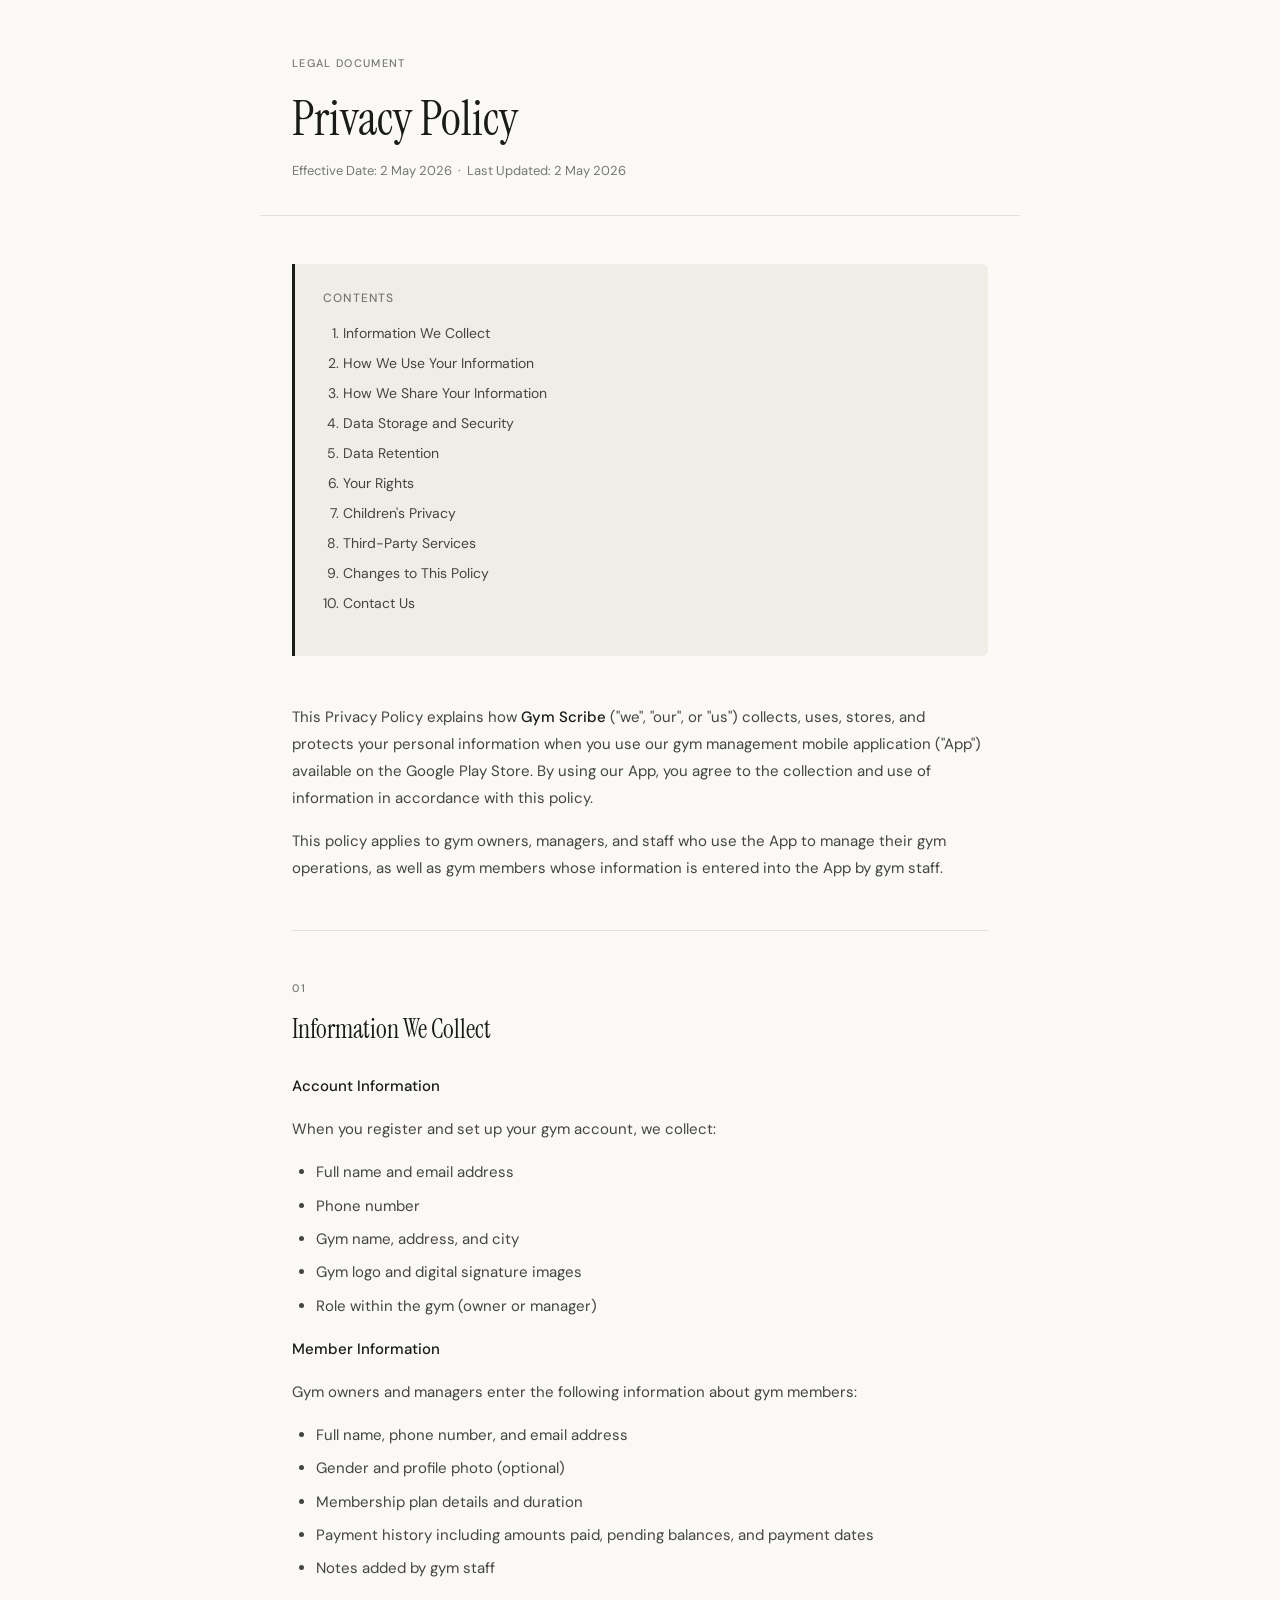
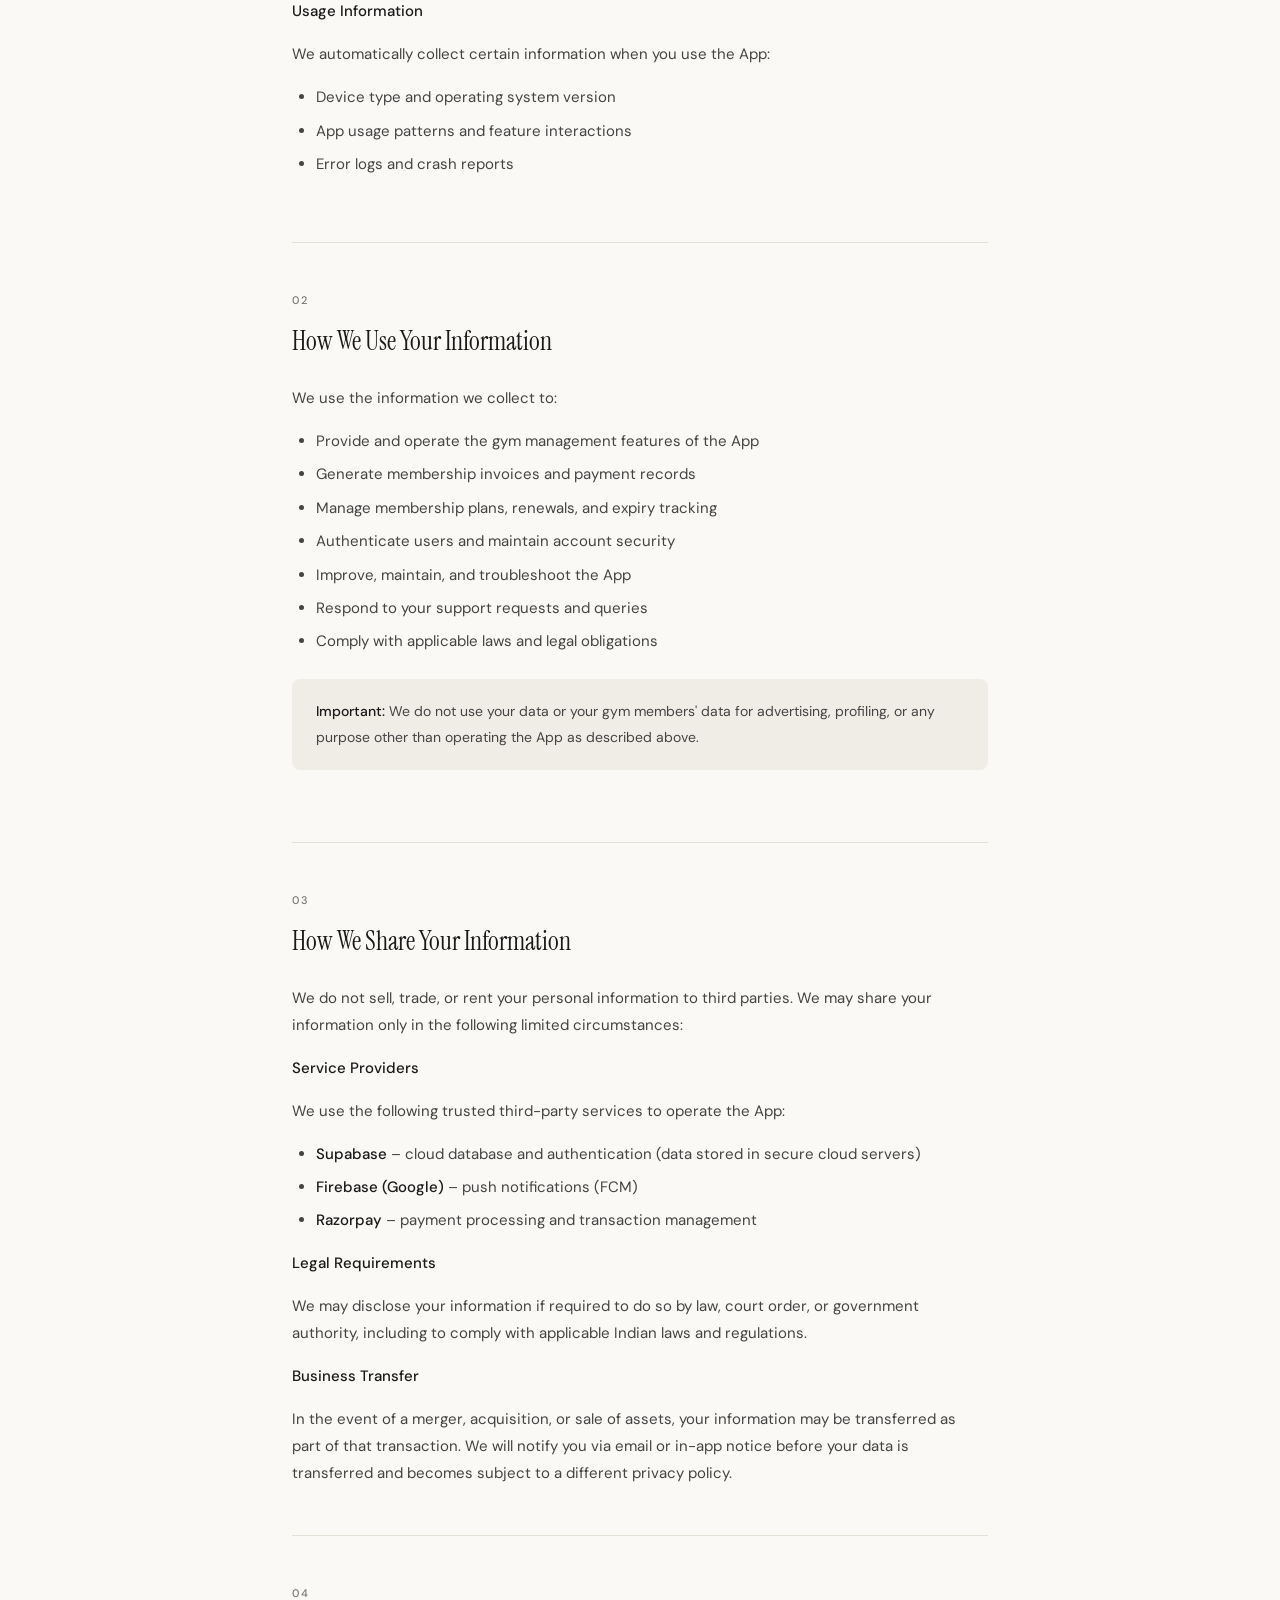
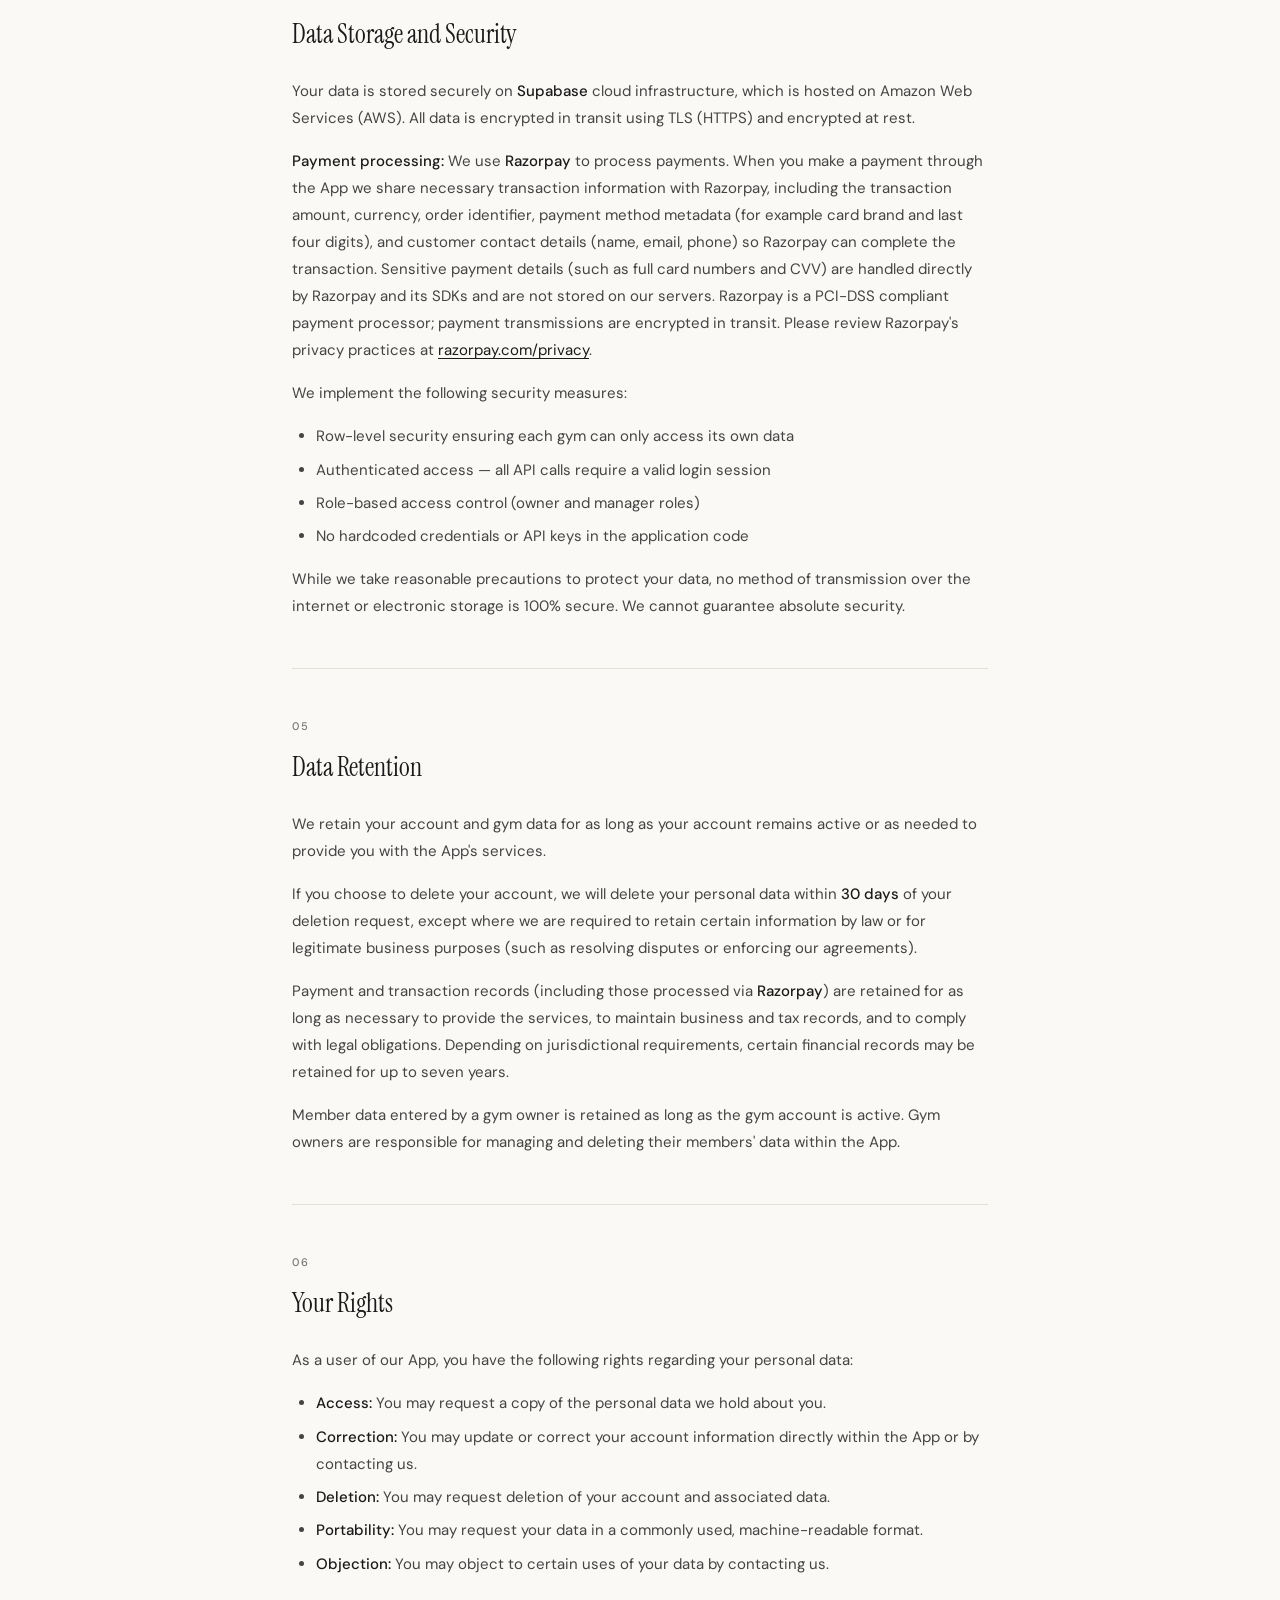
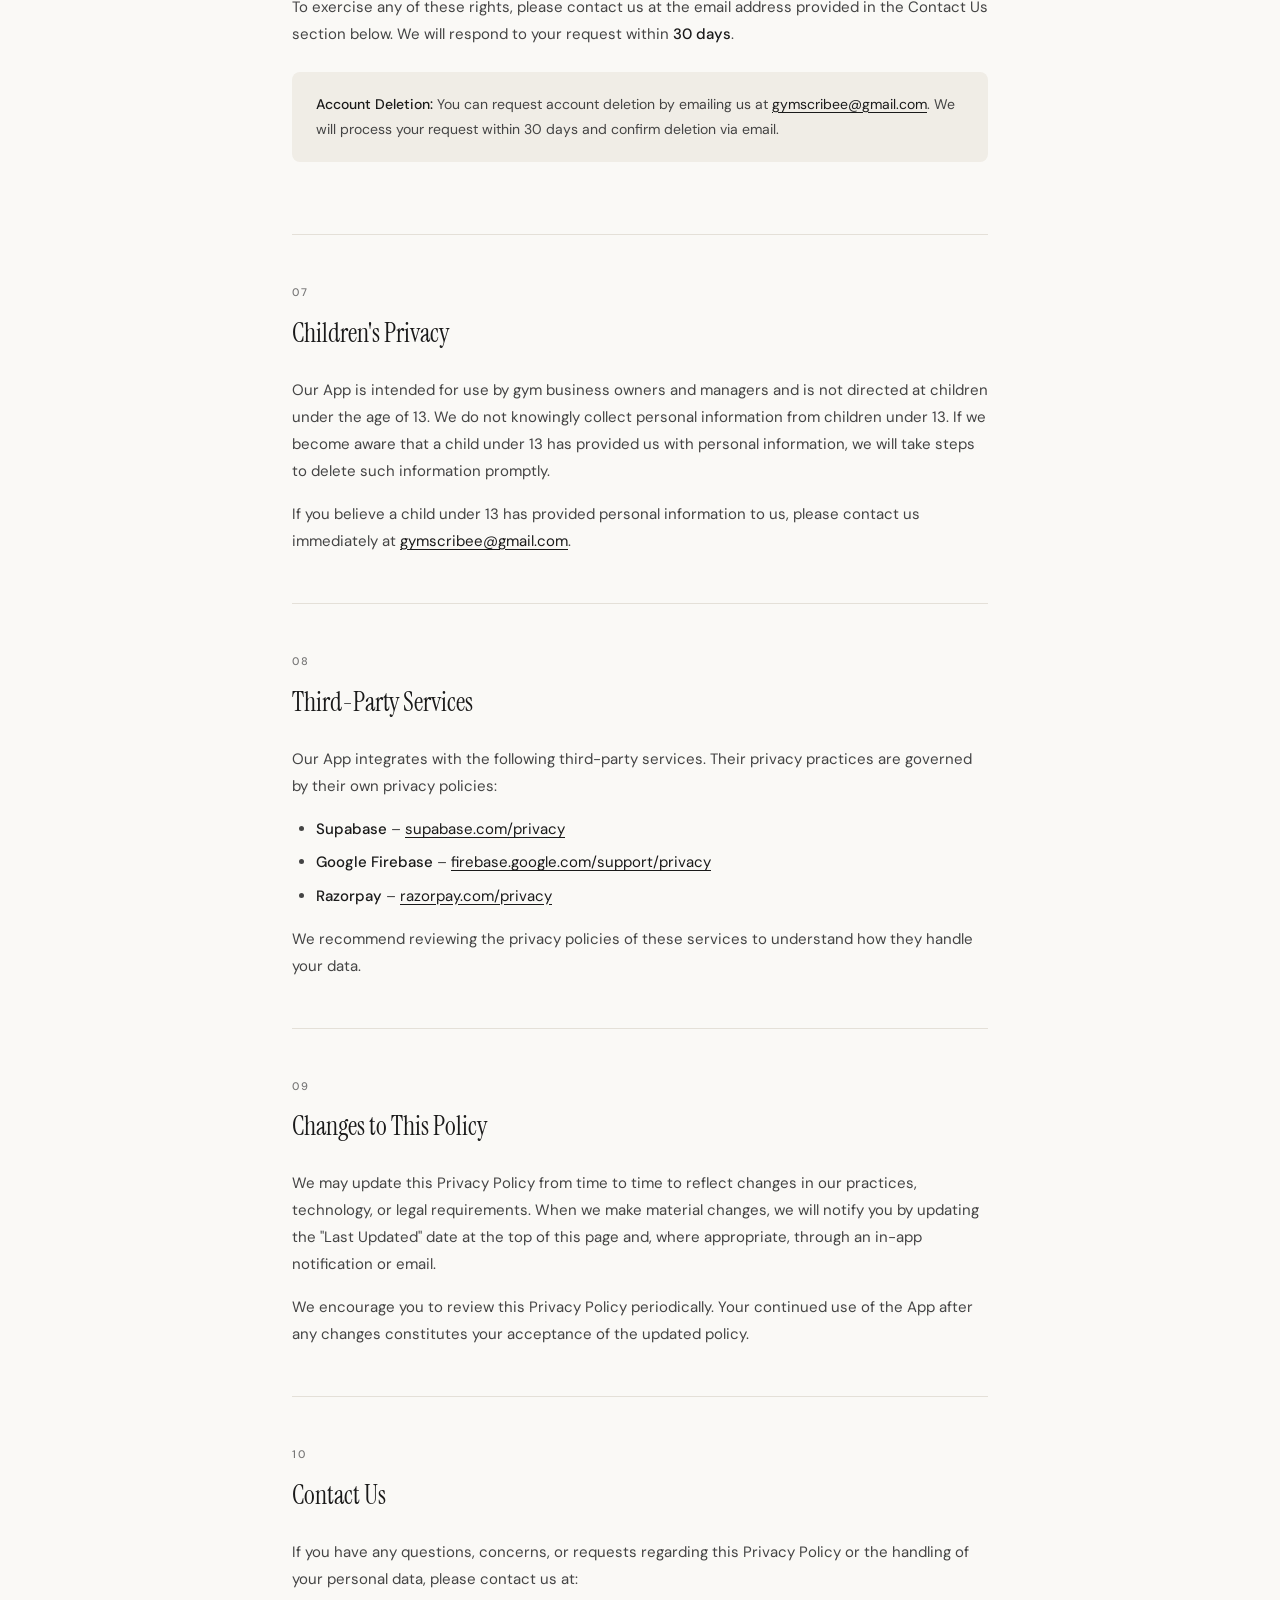
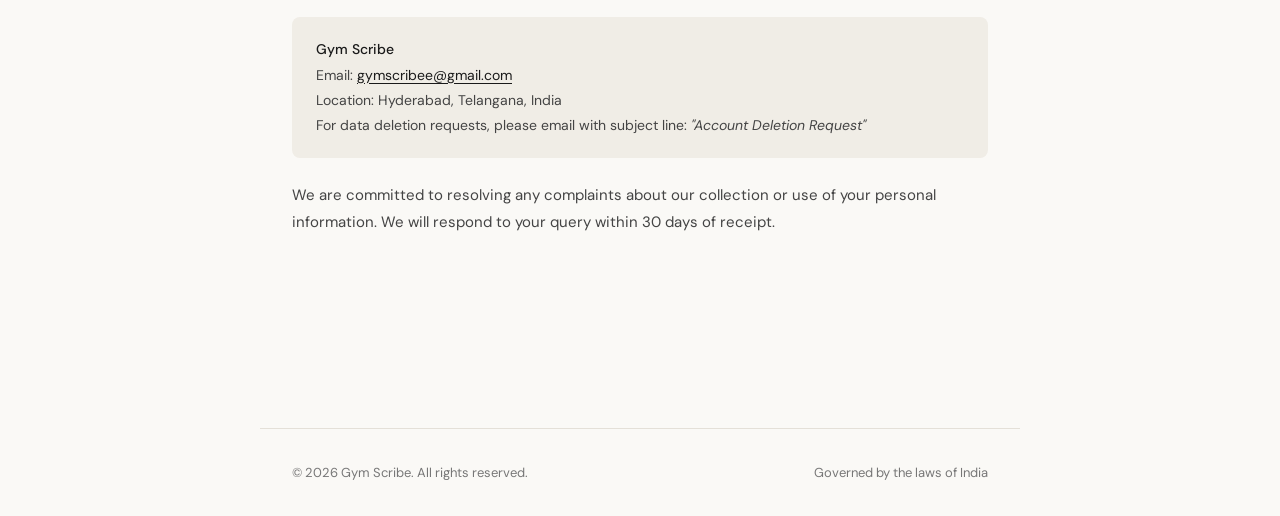
<file: privacy-policy.html>
<!DOCTYPE html>
<html lang="en">
<head>
  <meta charset="UTF-8" />
  <meta name="viewport" content="width=device-width, initial-scale=1.0" />
  <title>Privacy Policy – Gym Scribe</title>
  <style>
    @import url('https://fonts.googleapis.com/css2?family=Instrument+Serif:ital@0;1&family=DM+Sans:wght@300;400;500&display=swap');

    *, *::before, *::after { box-sizing: border-box; margin: 0; padding: 0; }

    :root {
      --ink: #1a1a1a;
      --ink-soft: #444;
      --ink-muted: #777;
      --rule: #e4e0d8;
      --bg: #faf9f6;
      --accent: #1a1a1a;
      --highlight: #f0ede6;
    }

    body {
      font-family: 'DM Sans', sans-serif;
      background: var(--bg);
      color: var(--ink);
      font-size: 16px;
      line-height: 1.8;
    }

    header {
      border-bottom: 1px solid var(--rule);
      padding: 3rem 2rem 2rem;
      max-width: 760px;
      margin: 0 auto;
    }

    .badge {
      display: inline-block;
      font-size: 11px;
      font-weight: 500;
      letter-spacing: 0.12em;
      text-transform: uppercase;
      color: var(--ink-muted);
      margin-bottom: 1rem;
    }

    h1 {
      font-family: 'Instrument Serif', serif;
      font-size: clamp(2rem, 5vw, 3rem);
      font-weight: 400;
      line-height: 1.2;
      color: var(--ink);
      margin-bottom: 0.75rem;
    }

    .meta {
      font-size: 13px;
      color: var(--ink-muted);
    }

    main {
      max-width: 760px;
      margin: 0 auto;
      padding: 3rem 2rem 6rem;
    }

    .toc {
      background: var(--highlight);
      border-left: 3px solid var(--ink);
      padding: 1.5rem 1.75rem;
      margin-bottom: 3rem;
      border-radius: 0 6px 6px 0;
    }

    .toc p {
      font-size: 12px;
      font-weight: 500;
      letter-spacing: 0.1em;
      text-transform: uppercase;
      color: var(--ink-muted);
      margin-bottom: 0.75rem;
    }

    .toc ol {
      padding-left: 1.25rem;
    }

    .toc li {
      font-size: 14px;
      margin-bottom: 0.3rem;
    }

    .toc a {
      color: var(--ink-soft);
      text-decoration: none;
      border-bottom: 1px solid transparent;
      transition: border-color 0.2s;
    }

    .toc a:hover { border-color: var(--ink-soft); }

    section {
      margin-bottom: 3rem;
      padding-bottom: 3rem;
      border-bottom: 1px solid var(--rule);
    }

    section:last-child {
      border-bottom: none;
    }

    .section-num {
      font-size: 11px;
      font-weight: 500;
      letter-spacing: 0.15em;
      text-transform: uppercase;
      color: var(--ink-muted);
      margin-bottom: 0.5rem;
    }

    h2 {
      font-family: 'Instrument Serif', serif;
      font-size: 1.6rem;
      font-weight: 400;
      margin-bottom: 1.25rem;
      color: var(--ink);
    }

    p {
      color: var(--ink-soft);
      margin-bottom: 1rem;
      font-size: 15px;
    }

    p:last-child { margin-bottom: 0; }

    ul, ol {
      padding-left: 1.5rem;
      margin-bottom: 1rem;
    }

    li {
      color: var(--ink-soft);
      font-size: 15px;
      margin-bottom: 0.4rem;
    }

    .highlight-box {
      background: var(--highlight);
      border-radius: 8px;
      padding: 1.25rem 1.5rem;
      margin: 1.5rem 0;
    }

    .highlight-box p {
      margin: 0;
      font-size: 14px;
    }

    strong {
      color: var(--ink);
      font-weight: 500;
    }

    a {
      color: var(--ink);
      text-decoration: underline;
      text-underline-offset: 3px;
    }

    footer {
      border-top: 1px solid var(--rule);
      max-width: 760px;
      margin: 0 auto;
      padding: 2rem;
      display: flex;
      justify-content: space-between;
      align-items: center;
      flex-wrap: wrap;
      gap: 1rem;
    }

    footer p {
      font-size: 13px;
      color: var(--ink-muted);
      margin: 0;
    }

    @media (max-width: 600px) {
      header, main, footer { padding-left: 1.25rem; padding-right: 1.25rem; }
      footer { flex-direction: column; align-items: flex-start; }
    }
  </style>
</head>
<body>

<header>
  <p class="badge">Legal Document</p>
  <h1>Privacy Policy</h1>
  <p class="meta">Effective Date: 2 May 2026 &nbsp;·&nbsp; Last Updated: 2 May 2026</p>
</header>

<main>

  <div class="toc">
    <p>Contents</p>
    <ol>
      <li><a href="#s1">Information We Collect</a></li>
      <li><a href="#s2">How We Use Your Information</a></li>
      <li><a href="#s3">How We Share Your Information</a></li>
      <li><a href="#s4">Data Storage and Security</a></li>
      <li><a href="#s5">Data Retention</a></li>
      <li><a href="#s6">Your Rights</a></li>
      <li><a href="#s7">Children's Privacy</a></li>
      <li><a href="#s8">Third-Party Services</a></li>
      <li><a href="#s9">Changes to This Policy</a></li>
      <li><a href="#s10">Contact Us</a></li>
    </ol>
  </div>

  <section>
    <p>
      This Privacy Policy explains how <strong>Gym Scribe</strong> ("we", "our", or "us") collects, uses,
      stores, and protects your personal information when you use our gym management mobile application
      ("App") available on the Google Play Store. By using our App, you agree to the collection and
      use of information in accordance with this policy.
    </p>
    <p>
      This policy applies to gym owners, managers, and staff who use the App to manage their gym
      operations, as well as gym members whose information is entered into the App by gym staff.
    </p>
  </section>

  <section id="s1">
    <p class="section-num">01</p>
    <h2>Information We Collect</h2>

    <p><strong>Account Information</strong></p>
    <p>When you register and set up your gym account, we collect:</p>
    <ul>
      <li>Full name and email address</li>
      <li>Phone number</li>
      <li>Gym name, address, and city</li>
      <li>Gym logo and digital signature images</li>
      <li>Role within the gym (owner or manager)</li>
    </ul>

    <p><strong>Member Information</strong></p>
    <p>Gym owners and managers enter the following information about gym members:</p>
    <ul>
      <li>Full name, phone number, and email address</li>
      <li>Gender and profile photo (optional)</li>
      <li>Membership plan details and duration</li>
      <li>Payment history including amounts paid, pending balances, and payment dates</li>
      <li>Notes added by gym staff</li>
    </ul>

    <p><strong>Usage Information</strong></p>
    <p>We automatically collect certain information when you use the App:</p>
    <ul>
      <li>Device type and operating system version</li>
      <li>App usage patterns and feature interactions</li>
      <li>Error logs and crash reports</li>
    </ul>
  </section>

  <section id="s2">
    <p class="section-num">02</p>
    <h2>How We Use Your Information</h2>
    <p>We use the information we collect to:</p>
    <ul>
      <li>Provide and operate the gym management features of the App</li>
      <li>Generate membership invoices and payment records</li>
      <li>Manage membership plans, renewals, and expiry tracking</li>
      <li>Authenticate users and maintain account security</li>
      <li>Improve, maintain, and troubleshoot the App</li>
      <li>Respond to your support requests and queries</li>
      <li>Comply with applicable laws and legal obligations</li>
    </ul>

    <div class="highlight-box">
      <p><strong>Important:</strong> We do not use your data or your gym members' data for advertising,
      profiling, or any purpose other than operating the App as described above.</p>
    </div>
  </section>

  <section id="s3">
    <p class="section-num">03</p>
    <h2>How We Share Your Information</h2>
    <p>We do not sell, trade, or rent your personal information to third parties. We may share your information only in the following limited circumstances:</p>

    <p><strong>Service Providers</strong></p>
    <p>We use the following trusted third-party services to operate the App:</p>
    <ul>
      <li><strong>Supabase</strong> – cloud database and authentication (data stored in secure cloud servers)</li>
      <li><strong>Firebase (Google)</strong> – push notifications (FCM)</li>
      <li><strong>Razorpay</strong> – payment processing and transaction management</li>
    </ul>

    <p><strong>Legal Requirements</strong></p>
    <p>We may disclose your information if required to do so by law, court order, or government authority, including to comply with applicable Indian laws and regulations.</p>

    <p><strong>Business Transfer</strong></p>
    <p>In the event of a merger, acquisition, or sale of assets, your information may be transferred as part of that transaction. We will notify you via email or in-app notice before your data is transferred and becomes subject to a different privacy policy.</p>
  </section>

  <section id="s4">
    <p class="section-num">04</p>
    <h2>Data Storage and Security</h2>
    <p>
      Your data is stored securely on <strong>Supabase</strong> cloud infrastructure, which is hosted
      on Amazon Web Services (AWS). All data is encrypted in transit using TLS (HTTPS) and encrypted
      at rest.
    </p>
    <p>
      <strong>Payment processing:</strong> We use <strong>Razorpay</strong> to process payments. When you
      make a payment through the App we share necessary transaction information with Razorpay,
      including the transaction amount, currency, order identifier, payment method metadata (for
      example card brand and last four digits), and customer contact details (name, email, phone)
      so Razorpay can complete the transaction. Sensitive payment details (such as full card
      numbers and CVV) are handled directly by Razorpay and its SDKs and are not stored on our
      servers. Razorpay is a PCI-DSS compliant payment processor; payment transmissions are
      encrypted in transit. Please review Razorpay's privacy practices at
      <a href="https://razorpay.com/privacy" target="_blank">razorpay.com/privacy</a>.
    </p>
    <p>We implement the following security measures:</p>
    <ul>
      <li>Row-level security ensuring each gym can only access its own data</li>
      <li>Authenticated access — all API calls require a valid login session</li>
      <li>Role-based access control (owner and manager roles)</li>
      <li>No hardcoded credentials or API keys in the application code</li>
    </ul>
    <p>
      While we take reasonable precautions to protect your data, no method of transmission over
      the internet or electronic storage is 100% secure. We cannot guarantee absolute security.
    </p>
  </section>

  <section id="s5">
    <p class="section-num">05</p>
    <h2>Data Retention</h2>
    <p>
      We retain your account and gym data for as long as your account remains active or as needed
      to provide you with the App's services.
    </p>
    <p>
      If you choose to delete your account, we will delete your personal data within
      <strong>30 days</strong> of your deletion request, except where we are required to retain
      certain information by law or for legitimate business purposes (such as resolving disputes
      or enforcing our agreements).
    </p>
    <p>
      Payment and transaction records (including those processed via <strong>Razorpay</strong>) are
      retained for as long as necessary to provide the services, to maintain business and tax
      records, and to comply with legal obligations. Depending on jurisdictional requirements,
      certain financial records may be retained for up to seven years.
    </p>
    <p>
      Member data entered by a gym owner is retained as long as the gym account is active. Gym owners
      are responsible for managing and deleting their members' data within the App.
    </p>
  </section>

  <section id="s6">
    <p class="section-num">06</p>
    <h2>Your Rights</h2>
    <p>As a user of our App, you have the following rights regarding your personal data:</p>
    <ul>
      <li><strong>Access:</strong> You may request a copy of the personal data we hold about you.</li>
      <li><strong>Correction:</strong> You may update or correct your account information directly within the App or by contacting us.</li>
      <li><strong>Deletion:</strong> You may request deletion of your account and associated data.</li>
      <li><strong>Portability:</strong> You may request your data in a commonly used, machine-readable format.</li>
      <li><strong>Objection:</strong> You may object to certain uses of your data by contacting us.</li>
    </ul>
    <p>
      To exercise any of these rights, please contact us at the email address provided in the
      Contact Us section below. We will respond to your request within <strong>30 days</strong>.
    </p>

    <div class="highlight-box">
      <p>
        <strong>Account Deletion:</strong> You can request account deletion by emailing us at
        <a href="mailto:gymscribee@gmail.com">gymscribee@gmail.com</a>. We will process your request
        within 30 days and confirm deletion via email.
      </p>
    </div>
  </section>

  <section id="s7">
    <p class="section-num">07</p>
    <h2>Children's Privacy</h2>
    <p>
      Our App is intended for use by gym business owners and managers and is not directed at
      children under the age of 13. We do not knowingly collect personal information from children
      under 13. If we become aware that a child under 13 has provided us with personal information,
      we will take steps to delete such information promptly.
    </p>
    <p>
      If you believe a child under 13 has provided personal information to us, please contact us
      immediately at <a href="mailto:gymscribee@gmail.com">gymscribee@gmail.com</a>.
    </p>
  </section>

  <section id="s8">
    <p class="section-num">08</p>
    <h2>Third-Party Services</h2>
    <p>Our App integrates with the following third-party services. Their privacy practices are governed by their own privacy policies:</p>
    <ul>
      <li><strong>Supabase</strong> – <a href="https://supabase.com/privacy" target="_blank">supabase.com/privacy</a></li>
      <li><strong>Google Firebase</strong> – <a href="https://firebase.google.com/support/privacy" target="_blank">firebase.google.com/support/privacy</a></li>
      <li><strong>Razorpay</strong> – <a href="https://razorpay.com/privacy" target="_blank">razorpay.com/privacy</a></li>
    </ul>
    <p>
      We recommend reviewing the privacy policies of these services to understand how they handle
      your data.
    </p>
  </section>

  <section id="s9">
    <p class="section-num">09</p>
    <h2>Changes to This Policy</h2>
    <p>
      We may update this Privacy Policy from time to time to reflect changes in our practices,
      technology, or legal requirements. When we make material changes, we will notify you by
      updating the "Last Updated" date at the top of this page and, where appropriate, through
      an in-app notification or email.
    </p>
    <p>
      We encourage you to review this Privacy Policy periodically. Your continued use of the App
      after any changes constitutes your acceptance of the updated policy.
    </p>
  </section>

  <section id="s10">
    <p class="section-num">10</p>
    <h2>Contact Us</h2>
    <p>
      If you have any questions, concerns, or requests regarding this Privacy Policy or the handling
      of your personal data, please contact us at:
    </p>
    <div class="highlight-box">
      <p><strong>Gym Scribe</strong><br>
      Email: <a href="mailto:gymscribee@gmail.com">gymscribee@gmail.com</a><br>
      Location: Hyderabad, Telangana, India<br>
      For data deletion requests, please email with subject line: <em>"Account Deletion Request"</em></p>
    </div>
    <p>
      We are committed to resolving any complaints about our collection or use of your personal
      information. We will respond to your query within 30 days of receipt.
    </p>
  </section>

</main>

<footer>
  <p>© 2026 Gym Scribe. All rights reserved.</p>
  <p>Governed by the laws of India</p>
</footer>

</body>
</html>
</file>
